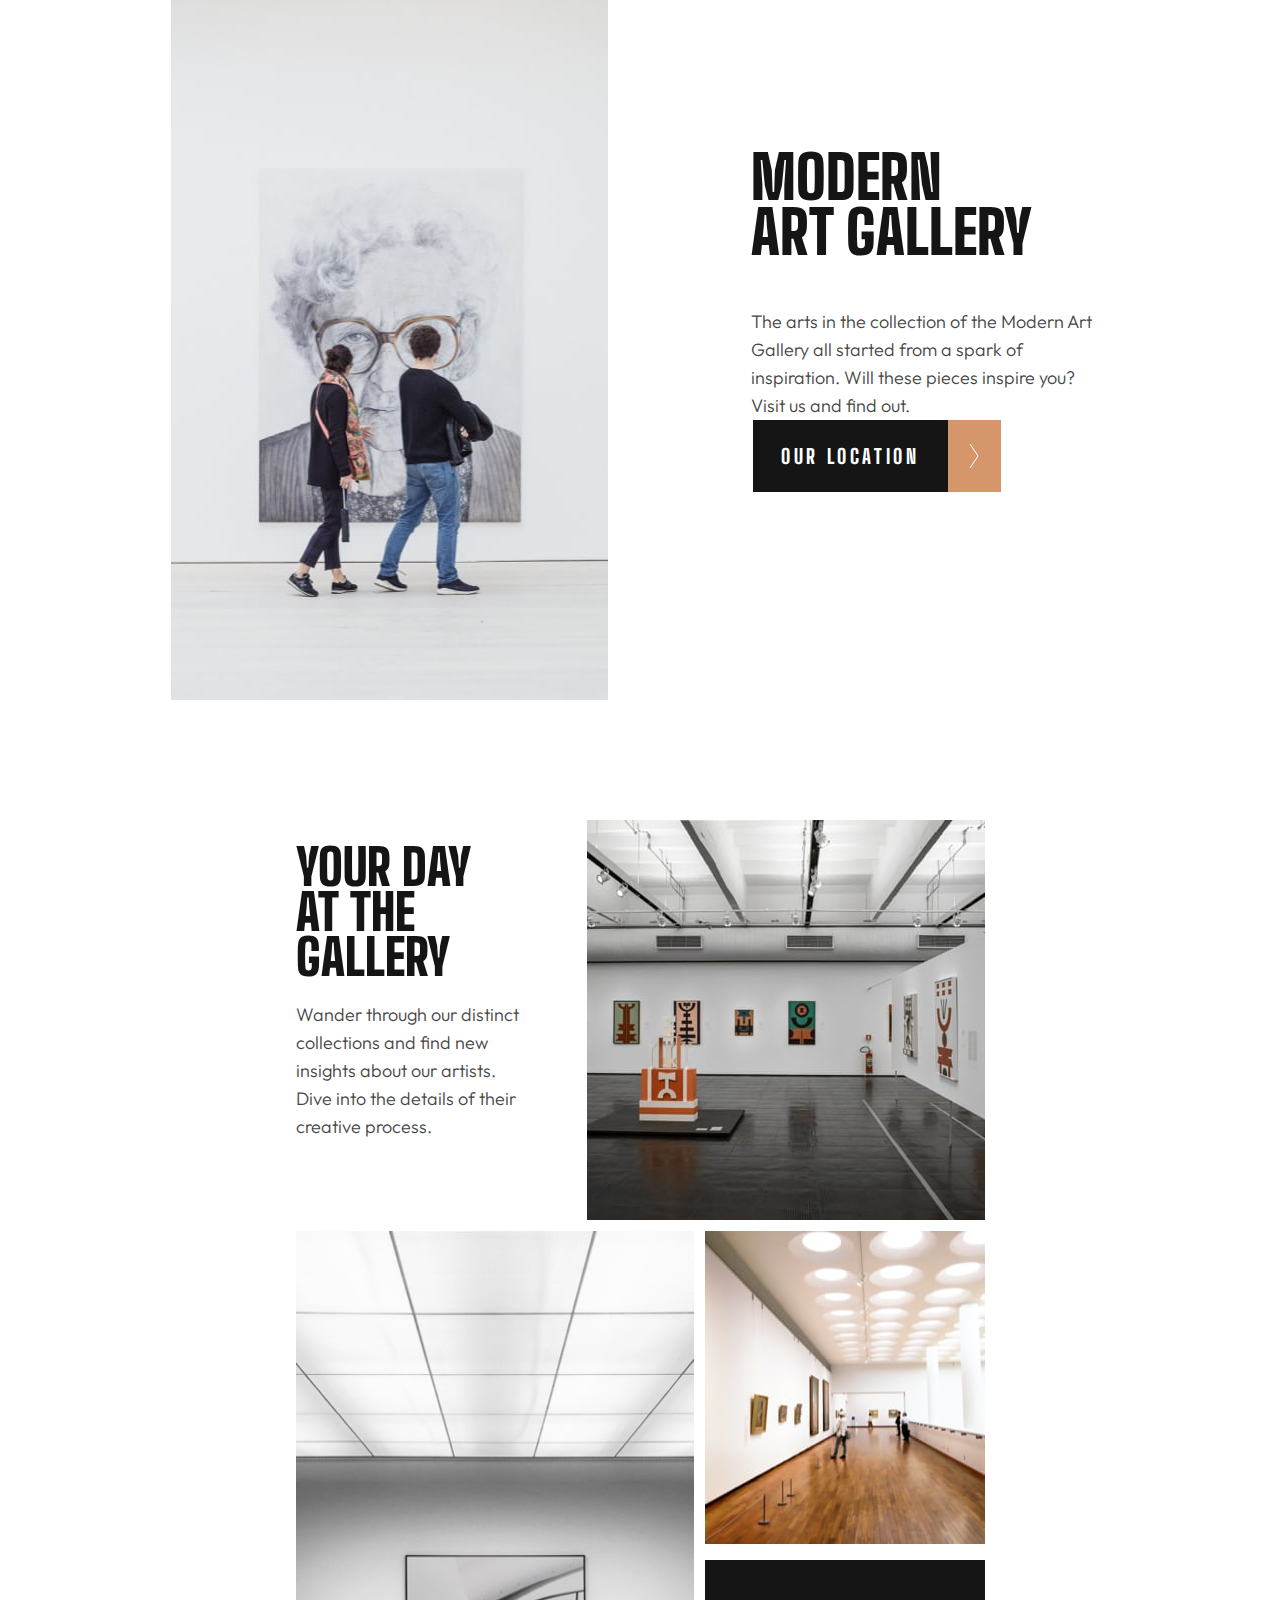
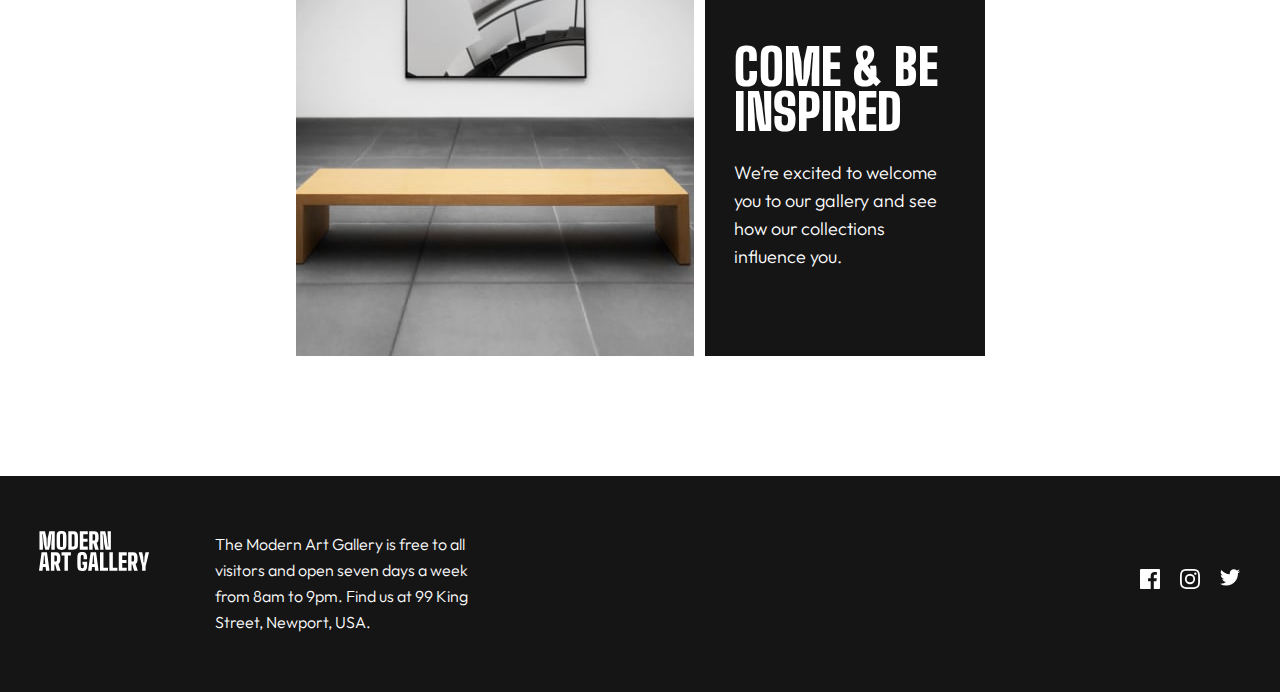
<file: index.html>
<!DOCTYPE html>
<html lang="en">

<head>
  <meta charset="UTF-8">
  <meta name="viewport" content="width=device-width, initial-scale=1.0">

  <link rel="icon" type="image/png" sizes="32x32" href="./assets/favicon-32x32.png">
  <link rel="stylesheet" href="reset.css">
  <link rel="stylesheet" href="styles.css">

  <link rel="preconnect" href="https://fonts.googleapis.com">
  <link rel="preconnect" href="https://fonts.gstatic.com" crossorigin>
  <link href="https://fonts.googleapis.com/css2?family=Big+Shoulders+Display:wght@400;500;700;900&display=swap"
    rel="stylesheet">
  <link rel="preconnect" href="https://fonts.googleapis.com">
  <link rel="preconnect" href="https://fonts.gstatic.com" crossorigin>
  <link href="https://fonts.googleapis.com/css2?family=Outfit:wght@300;400;500;700&display=swap" rel="stylesheet">

  <title>Frontend Mentor | Art gallery website</title>
</head>

<body>
  <section class="section-one">
    <div class="black-box"></div>
    <div class="main-image">
      <img class="section-one-img-mobile" src="./assets/mobile/image-hero.jpg" alt="image-hero">
      <img class="section-one-img-tablet" src="./assets/tablet/image-hero.jpg" alt="image-hero">
      <img class="section-one-img-desktop" src="./assets/desktop/image-hero.jpg" alt="image-hero">
    </div>
    <div class="header-container">
      <h1 class="title"> Modern <br>Art Gallery</h1>

      <div class="desc-and-location">
        <p> The arts in the collection of the Modern Art Gallery all started
          from a spark of inspiration. Will these pieces inspire you? Visit
          us and find out.</p>

        <button class="location" onclick="location.href='location.html'">

          <div class="location-div">
            <h3> Our location </h3>
          </div>
          <div class="location-img"> <img src="./assets/icon-arrow-right.svg" alt="arrow-right-icon"></div>
      </div>
      </button>
    </div>
  </section>

  <section class="section-two">
    <img class="section-two-image-mobile" src="./assets/mobile/image-grid-1.jpg" alt="gallery">
    <img class="section-two-image-tablet" src="./assets/tablet/image-grid-1.jpg" alt="gallery">
    <img class="section-two-image-desktop" src="./assets/desktop/image-grid-1.jpg" alt="gallery">
    <div class="section-two-div">
      <h1> Your day <br>at the gallery</h1>

      <p> Wander through our distinct collections and find new insights about
        our artists. Dive into the details of their creative process.</p>
    </div>
  </section>

  <section class="section-three">
    <!-- <div class="section-three-div"> -->

    <img class="section-three-img-1-mobile" src="./assets/mobile/image-grid-2.jpg" alt="gallery-chair">
    <img class="section-three-img-1-tablet" src="./assets/tablet/image-grid-2.jpg" alt="gallery-chair">
    <img class="section-three-img-1-desktop" src="./assets/desktop/image-grid-2.jpg" alt="gallery-chair">

    <div class="section-three-second-column">
      <img class="section-three-img-2-mobile" src="./assets/mobile/image-grid-3.jpg" alt="gallery-people">
      <img class="section-three-img-2-tablet" src="./assets/tablet/image-grid-3.jpg" alt="gallery-people">
      <img class="section-three-img-2-desktop" src="./assets/desktop/image-grid-3.jpg" alt="gallery-people">


      <div class="section-three-title">
        <h1> Come &amp; be inspired </h1>

        <p> We’re excited to welcome you to our gallery and see how our collections
          influence you.</p>
      </div>

    </div>
    <!-- </div> -->
  </section>

  <footer>
    <div class="footer-container">
      <div class="footer-logo-desc">
        <img src="./assets/logo-light.svg" alt="logo-white">

        <div class="footer-desc">
          <p> The Modern Art Gallery is free to all visitors and open seven days a week
            from 8am to 9pm. Find us at 99 King Street, Newport, USA.</p>
        </div>
      </div>

      <div class="social-media">
        <!-- <img src="./assets/icon-facebook.svg" alt="fb-icon">
        <img src="./assets/icon-instagram.svg" alt="instagram-icon">
        <img src="./assets/icon-twitter.svg" alt="twitter-icon"> -->
        <svg width="20" height="20" xmlns="http://www.w3.org/2000/svg">
          <path
            d="M18.896 0H1.104C.494 0 0 .494 0 1.104v17.793C0 19.506.494 20 1.104 20h9.58v-7.745H8.076V9.237h2.606V7.01c0-2.583 1.578-3.99 3.883-3.99 1.104 0 2.052.082 2.329.119v2.7h-1.598c-1.254 0-1.496.597-1.496 1.47v1.928h2.989l-.39 3.018h-2.6V20h5.098c.608 0 1.102-.494 1.102-1.104V1.104C20 .494 19.506 0 18.896 0Z"
            fill="currentColor"></path>
        </svg>
        <svg width="20" height="20" xmlns="http://www.w3.org/2000/svg">
          <path
            d="M10 1.802c2.67 0 2.987.01 4.042.059 2.71.123 3.975 1.409 4.099 4.099.048 1.054.057 1.37.057 4.04 0 2.672-.01 2.988-.057 4.042-.124 2.687-1.387 3.975-4.1 4.099-1.054.048-1.37.058-4.041.058-2.67 0-2.987-.01-4.04-.058-2.718-.124-3.977-1.416-4.1-4.1-.048-1.054-.058-1.37-.058-4.041 0-2.67.01-2.986.058-4.04.124-2.69 1.387-3.977 4.1-4.1 1.054-.048 1.37-.058 4.04-.058ZM10 0C7.284 0 6.944.012 5.877.06 2.246.227.227 2.242.061 5.877.01 6.944 0 7.284 0 10s.012 3.057.06 4.123c.167 3.632 2.182 5.65 5.817 5.817 1.067.048 1.407.06 4.123.06s3.057-.012 4.123-.06c3.629-.167 5.652-2.182 5.816-5.817.05-1.066.061-1.407.061-4.123s-.012-3.056-.06-4.122C19.777 2.249 17.76.228 14.124.06 13.057.01 12.716 0 10 0Zm0 4.865a5.135 5.135 0 1 0 0 10.27 5.135 5.135 0 0 0 0-10.27Zm0 8.468a3.333 3.333 0 1 1 0-6.666 3.333 3.333 0 0 1 0 6.666Zm5.338-9.87a1.2 1.2 0 1 0 0 2.4 1.2 1.2 0 0 0 0-2.4Z"
            fill="currentColor"></path>
        </svg>
        <svg width="20" height="17" xmlns="http://www.w3.org/2000/svg">
          <path
            d="M20 2.172a8.192 8.192 0 0 1-2.357.646 4.11 4.11 0 0 0 1.805-2.27 8.22 8.22 0 0 1-2.606.996A4.096 4.096 0 0 0 13.847.248c-2.65 0-4.596 2.472-3.998 5.037A11.648 11.648 0 0 1 1.392 1a4.109 4.109 0 0 0 1.27 5.478 4.086 4.086 0 0 1-1.858-.513c-.045 1.9 1.318 3.679 3.291 4.075a4.113 4.113 0 0 1-1.853.07 4.106 4.106 0 0 0 3.833 2.849A8.25 8.25 0 0 1 0 14.658a11.616 11.616 0 0 0 6.29 1.843c7.618 0 11.923-6.434 11.663-12.205A8.354 8.354 0 0 0 20 2.172Z"
            fill="currentColor"></path>
        </svg>

      </div>
    </div>
  </footer>

</body>

</html>
</file>
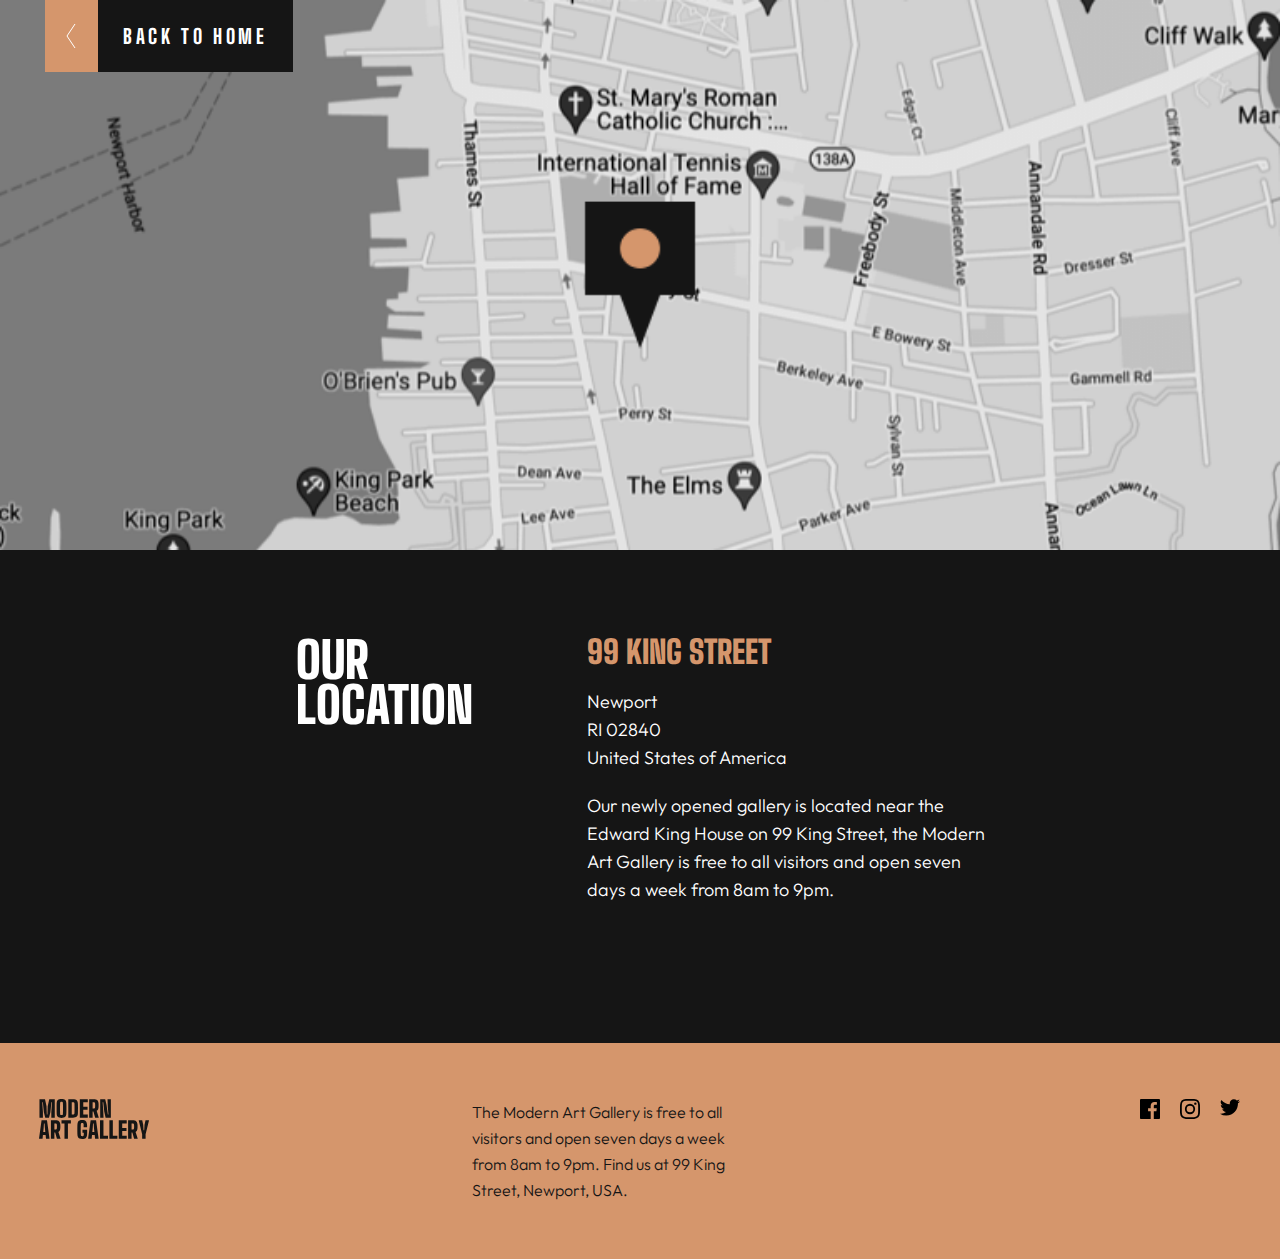
<file: location.html>
<!DOCTYPE html>
<html lang="en">

<head>
  <meta charset="UTF-8">
  <meta name="viewport" content="width=device-width, initial-scale=1.0">

  <link rel="icon" type="image/png" sizes="32x32" href="./assets/favicon-32x32.png">
  <link rel="stylesheet" href="reset.css">
  <link rel="stylesheet" href="location.css">

  <link rel="preconnect" href="https://fonts.googleapis.com">
  <link rel="preconnect" href="https://fonts.gstatic.com" crossorigin>
  <link href="https://fonts.googleapis.com/css2?family=Big+Shoulders+Display:wght@400;500;700;900&display=swap"
    rel="stylesheet">
  <link rel="preconnect" href="https://fonts.googleapis.com">
  <link rel="preconnect" href="https://fonts.gstatic.com" crossorigin>
  <link href="https://fonts.googleapis.com/css2?family=Outfit:wght@300;400;500;700&display=swap" rel="stylesheet">

  <title>Frontend Mentor | Art gallery website</title>
</head>

<body>
  <section class="section-one">
    <!-- <div class="section-ove-div"> -->
    <button class="back-to-home" onclick="location.href='index.html'">

      <div class="back-to-home-img"> <img src="./assets/icon-arrow-left.svg" alt="arrow-left-icon"></div>
      </div>

      <div class="back-to-home-div">
        <h3> Back to Home </h3>
      </div>

    </button>
    <!-- </div> -->
  </section>

  <section class="section-two">
    <div class="section-two-div">
      <h1 class="our-location-title"> Our location</h1>

      <div class="address-full">
        <h2 class="street"> 99 King Street</h2>
        <p class="address"> Newport <br>
          RI 02840<br>
          United States of America
        </p>
        <p class="address-visiting-hours">
          Our newly opened gallery is located near the Edward King House on 99 King
          Street, the Modern Art Gallery is free to all visitors and open seven days
          a week from 8am to 9pm.
        </p>
      </div>
    </div>
  </section>

  <section class="section-three">
    <div class="section-three-div">
      <img src="./assets/logo-dark.svg" alt="logo-dark">

      <div class="section-three-p">
        <p> The Modern Art Gallery is free to all visitors and open seven days a week
          from 8am to 9pm. Find us at 99 King Street, Newport, USA.
        </p>
      </div>

      <div class="social-media">

        <svg width="20" height="20" xmlns="http://www.w3.org/2000/svg">
          <path
            d="M18.896 0H1.104C.494 0 0 .494 0 1.104v17.793C0 19.506.494 20 1.104 20h9.58v-7.745H8.076V9.237h2.606V7.01c0-2.583 1.578-3.99 3.883-3.99 1.104 0 2.052.082 2.329.119v2.7h-1.598c-1.254 0-1.496.597-1.496 1.47v1.928h2.989l-.39 3.018h-2.6V20h5.098c.608 0 1.102-.494 1.102-1.104V1.104C20 .494 19.506 0 18.896 0Z"
            fill="currentColor"></path>
        </svg>
        <svg width="20" height="20" xmlns="http://www.w3.org/2000/svg">
          <path
            d="M10 1.802c2.67 0 2.987.01 4.042.059 2.71.123 3.975 1.409 4.099 4.099.048 1.054.057 1.37.057 4.04 0 2.672-.01 2.988-.057 4.042-.124 2.687-1.387 3.975-4.1 4.099-1.054.048-1.37.058-4.041.058-2.67 0-2.987-.01-4.04-.058-2.718-.124-3.977-1.416-4.1-4.1-.048-1.054-.058-1.37-.058-4.041 0-2.67.01-2.986.058-4.04.124-2.69 1.387-3.977 4.1-4.1 1.054-.048 1.37-.058 4.04-.058ZM10 0C7.284 0 6.944.012 5.877.06 2.246.227.227 2.242.061 5.877.01 6.944 0 7.284 0 10s.012 3.057.06 4.123c.167 3.632 2.182 5.65 5.817 5.817 1.067.048 1.407.06 4.123.06s3.057-.012 4.123-.06c3.629-.167 5.652-2.182 5.816-5.817.05-1.066.061-1.407.061-4.123s-.012-3.056-.06-4.122C19.777 2.249 17.76.228 14.124.06 13.057.01 12.716 0 10 0Zm0 4.865a5.135 5.135 0 1 0 0 10.27 5.135 5.135 0 0 0 0-10.27Zm0 8.468a3.333 3.333 0 1 1 0-6.666 3.333 3.333 0 0 1 0 6.666Zm5.338-9.87a1.2 1.2 0 1 0 0 2.4 1.2 1.2 0 0 0 0-2.4Z"
            fill="currentColor"></path>
        </svg>
        <svg width="20" height="17" xmlns="http://www.w3.org/2000/svg">
          <path
            d="M20 2.172a8.192 8.192 0 0 1-2.357.646 4.11 4.11 0 0 0 1.805-2.27 8.22 8.22 0 0 1-2.606.996A4.096 4.096 0 0 0 13.847.248c-2.65 0-4.596 2.472-3.998 5.037A11.648 11.648 0 0 1 1.392 1a4.109 4.109 0 0 0 1.27 5.478 4.086 4.086 0 0 1-1.858-.513c-.045 1.9 1.318 3.679 3.291 4.075a4.113 4.113 0 0 1-1.853.07 4.106 4.106 0 0 0 3.833 2.849A8.25 8.25 0 0 1 0 14.658a11.616 11.616 0 0 0 6.29 1.843c7.618 0 11.923-6.434 11.663-12.205A8.354 8.354 0 0 0 20 2.172Z"
            fill="currentColor"></path>
        </svg>
        <!-- <img src="./assets/icon-facebook.svg" alt="fb-icon"> -->
        <!-- <img src="./assets/icon-instagram.svg" alt="instagram-icon"> -->
        <!-- <img src="./assets/icon-twitter.svg" alt="twitter-icon"> -->

      </div>
    </div>
  </section>

</body>

</html>
</file>
<file: styles.css>
/* SECTION_ONE */
/* * {
    outline: solid 1px red;
} */

.section-one {
    display: flex;
    flex-direction: column;
    gap: 32px;
}

.main-image {
    margin: auto;
}

.black-box {
    display: none;
}

.section-one-img-tablet {
    display: none;
}

.section-one-img-desktop {
    display: none;
}

.header-container {
    display: flex;
    flex-direction: column;
    gap: 32px;
    width: 343px;
    margin: auto;

}

.header-container h1 {
    width: 343px;
    height: 110px;
    margin: auto;
    font-family: 'Big Shoulders Display';
    font-style: normal;
    font-weight: 900;
    font-size: 60px;
    line-height: 55px;
    text-transform: uppercase;
    color: #151515;
}

.header-container p {
    width: 343px;
    height: 112px;
    margin: auto;
    font-family: 'Outfit';
    font-style: normal;
    font-weight: 300;
    font-size: 18px;
    line-height: 28px;
    color: #444444;
}

.location {
    display: flex;
    align-items: center;
    width: 260px;
    height: 72px;
    margin-left: -4px;
    border: none;
    background-color: transparent;

}

.location-div {
    width: 204px;
    height: 72px;
    background-color: #151515;
}

.location-div h3 {
    text-transform: uppercase;
    color: white;
    margin-top: 24px;
    font-family: 'Big Shoulders Display';
    font-style: normal;
    font-weight: 800;
    font-size: 20px;
    line-height: 24px;
    letter-spacing: 3.63636px;
}

.location-img {
    width: 56px;
    height: 72px;
    background-color: #D5966C;
    align-items: center;
}

.location-img img {
    margin-top: 24px;
}

.location:hover .location-div {
    background-color: #D5966C;
    cursor: pointer;
}

.location:hover .location-img {
    background-color: #151515;
    cursor: pointer;
}


/* --------------------------------SECTION_TWO */
.section-two {
    margin: auto;
    width: 343px;
    margin-top: 120px;
    display: flex;
    flex-direction: column;

}

.section-two-image-tablet {
    display: none;
}

.section-two-image-desktop {
    display: none;
}

.section-two h1 {
    width: 343px;
    height: 90px;
    margin-top: 25px;
    font-family: 'Big Shoulders Display';
    font-style: normal;
    font-weight: 900;
    font-size: 50px;
    line-height: 45px;
    text-transform: uppercase;
    color: #151515;
}

.section-two p {
    width: 343px;
    height: 112px;
    margin-top: 21px;
    font-family: 'Outfit';
    font-style: normal;
    font-weight: 300;
    font-size: 18px;
    line-height: 28px;
    color: #444444;
}

.section-three {
    display: flex;
    flex-direction: column;
    gap: 11px;
    width: 343px;
    margin: auto;
    margin-top: 32px;
}

.section-three-img-1-tablet {
    display: none;
}

.section-three-img-1-desktop {
    display: none;
}

.section-three-img-2-tablet {
    display: none;
}

.section-three-img-2-desktop {
    display: none;
}

.section-three-title {
    height: 293px;
    background-color: #151515;
}

.section-three-title h1 {
    width: 223px;
    height: 90px;
    margin-top: 48px;
    margin-left: 24px;
    font-family: 'Big Shoulders Display';
    font-style: normal;
    font-weight: 900;
    font-size: 50px;
    line-height: 45px;
    text-transform: uppercase;
    color: #FFFFFF;
}

.section-three-title p {
    width: 295px;
    height: 84px;
    margin: auto;
    margin-top: 24px;
    font-family: 'Outfit';
    font-style: normal;
    font-weight: 300;
    font-size: 18px;
    line-height: 28px;
    color: #FFFFFF;
}

.section-three-second-column {
    display: flex;
    flex-direction: column;
    gap: 16px;
}


/* ----------------------FOOTER */
footer {
    display: flex;
    flex-direction: column;
    background-color: #151515;
    margin-top: 120px;
    height: 336px;
}

.footer-container {
    display: flex;
    flex-direction: column;
    width: 311px;
    margin: auto;
}

.footer-container img {
    width: 111px;
    height: 40px;
    margin-top: 48px;
    /* margin-left: 32px; */
}

.footer-desc p {
    width: 311px;
    height: 104px;
    margin: auto;
    margin-top: 38px;
    font-family: 'Outfit';
    font-style: normal;
    font-weight: 300;
    font-size: 16px;
    line-height: 26px;
    color: #FFFFFF;

}

.social-media {
    margin-top: 38px;
    display: flex;
    gap: 20px;
}

/* .social-media img {
    width: 20px;
    height: 20px;
    margin-bottom: 48px;
} */

.social-media svg {
    width: 20px;
    height: 20px;
    margin-bottom: 48px;
    color: #FFFFFF;
}

.social-media svg:hover {
    cursor: pointer;
    color: #D5966C;
}


/* --------------------TABLET */

@media screen and (min-width: 768px) {
    .section-one {
        flex-direction: row;
    }

    .section-one-img-mobile {
        display: none;
    }

    .section-one-img-tablet {
        display: block;
        width: 437px;
        height: 700px;
        margin-left: -15px;
    }

    .header-container {
        gap: 48px;
        margin-left: -75px;
        margin-top: 150px;
    }

    .section-two {
        margin: auto;
        width: 689px;
        margin-top: 120px;
        flex-direction: row;
        /* justify-content: space-between; */
        gap: 68px;

    }

    .section-two-image-mobile {
        display: none;
    }

    .section-two-image-tablet {
        display: block;
        /* margin-right: 40px; */
    }

    .section-two-div {
        order: -1;
        /* margin-left: 39px; */
    }

    .section-two h1 {
        width: 223px;
        height: 135px;
    }

    .section-two p {
        width: 223px;
        height: 140px;
    }

    .section-three {
        /* width: 100%; */
        /* 768-39px */
        width: 688px;
        flex-direction: row;
        /* margin-left: 39px; */
        margin: auto;
        margin-top: 11px;
    }

    .section-three-img-1-mobile {
        display: none;
    }

    .section-three-img-1-tablet {
        display: block;
    }

    .section-three-img-2-mobile {
        display: none;
    }

    .section-three-img-2-tablet {
        display: block;
        width: 280px;
        height: 313px;
    }

    .section-three-title {
        width: 280px;
        height: 396px;
    }

    .section-three-title h1 {
        margin-top: 85px;
        margin-left: 29px;
    }

    .section-three-title p {
        width: 223px;
        height: 112px;
        margin-top: 24px;
        margin-left: 29px;
    }

    footer {

        /* margin-top: 120px; */

        height: 216px;

    }

    .footer-container {
        width: 100%;
        flex-direction: row;
        justify-content: space-between;
        /* gap: 65px; */

    }

    .footer-container img {
        margin-top: 0px;
        /* margin-left: 39px; */

    }

    .footer-desc {

        width: 346px;
    }

    .footer-desc p {

        width: 281px;
        margin-top: 0;
        margin-right: 0;
        /* margin-left: 0; */
        /* background-color: antiquewhite; */

    }

    .footer-logo-desc {
        display: flex;
        justify-content: space-between;
        /* gap: 60px; */
        /* background-color: aqua; */
        margin-left: 39px;
    }

    .social-media {
        width: 100px;
        margin-right: 40px;

    }

    /* .social-media img {
        margin-left: 0;

    } */
    .social-media svg {
        margin-left: 0;

    }
}

@media screen and (min-width: 1440px) {
    .section-one {
        width: 1440px;
        margin: auto;
    }

    .section-one-img-tablet {
        display: none;
    }

    /* .main-image {
        margin: auto;
    } */

    .section-one-img-desktop {
        display: block;
        position: relative;
        margin-left: -480px;

    }

    .black-box {
        display: block;
        /* width: 450px; */
        width: 930px;
        height: 799px;
        background: black;
        margin-left: -480px;
    }

    .header-container {
        position: absolute;
        margin-left: 162px;
        margin-top: 189px;
        flex-direction: row;
        width: 1110px;
        gap: 242px;

    }

    .header-container h1 {
        width: 514px;
        margin-top: 0px;
        height: 176px;
        font-size: 96px;
        line-height: 88px;
        background: linear-gradient(to right, white 0%, white 56%, black 56%, black 100%);
        -webkit-text-fill-color: transparent;
        -webkit-background-clip: text;

    }

    .desc-and-location {
        display: flex;
        flex-direction: column;
        gap: 64px;
    }

    .desc-and-location p {
        width: 350px;
        height: 160px;
        font-size: 22px;
        line-height: 32px;
    }

    .section-two {
        width: 1110px;
        gap: 125px;
    }

    .section-two-div h1 {
        width: 350px;
        height: 120px;
        font-size: 60px;
        line-height: 60px;
    }

    .section-two-div p {
        width: 350px;
        height: 128px;
        font-size: 22px;
        line-height: 32px;
    }

    .section-two-image-tablet {
        display: none;
    }

    .section-two-image-desktop {
        display: block;
    }

    .section-three {
        margin-top: 30px;
        width: 1110px;
        gap: 30px;
    }

    .section-three-img-1-tablet {
        display: none;
    }

    .section-three-img-1-desktop {
        display: block;
    }

    .section-three-img-2-tablet {
        display: none;
    }

    .section-three-img-2-desktop {
        display: block;
    }

    .section-three-title {
        width: 445px;
    }

    .section-three-title h1 {
        width: 350px;
        height: 120px;
        font-size: 60px;
        line-height: 60px;
        margin-top: 85px;
        margin-left: 48px;

    }

    .section-three-title p {
        width: 350px;
        height: 96px;
        font-size: 22px;
        line-height: 32px;
        margin-left: 48px;
    }

    footer {
        height: 244px;
    }

    .footer-container {
        width: 1110px;
    }

    .footer-logo-desc img {
        width: 160px;
        height: 58px;
        margin-left: -40px;
    }

    .footer-desc p {
        width: 430px;
        height: 84px;
        margin-left: 140px;
    }

    .social-media {
        width: 100px;
        margin-right: 0;
    }

}
</file>
<file: location.css>
.back-to-home {
    display: flex;
    align-items: center;
    width: 260px;
    height: 72px;
    margin-left: -4px;
    border: none;
    background-color: transparent;

}

.back-to-home-div {
    width: 208px;
    height: 72px;
    background-color: #151515;
}

.back-to-home-div h3 {
    text-transform: uppercase;
    color: white;
    margin-top: 24px;
    font-family: 'Big Shoulders Display';
    font-style: normal;
    font-weight: 800;
    font-size: 20px;
    line-height: 24px;
    letter-spacing: 3.63636px;
}

.back-to-home-img {
    width: 56px;
    height: 72px;
    background-color: #D5966C;
    align-items: center;
}

.back-to-home-img img {
    margin-top: 24px;
}

.back-to-home:hover .back-to-home-div {
    background-color: #D5966C;
    cursor: pointer;
}

.back-to-home:hover .back-to-home-img {
    background-color: #151515;
    cursor: pointer;
}

.section-one {
    width: 100%;
    /* width: 375px; */
    height: 550px;
    margin: auto;
    background: url("./assets/mobile/image-map.png") no-repeat center;
    background-size: cover;
}

.section-two {
    width: 100%;
    height: 493px;
    background-color: #151515;
}

.section-two-div {
    display: flex;
    flex-direction: column;
    width: 343px;
    margin: auto;
}

.our-location-title {
    height: 45px;
    padding-top: 48px;
    font-family: 'Big Shoulders Display';
    font-style: normal;
    font-weight: 900;
    font-size: 50px;
    line-height: 45px;
    text-transform: uppercase;
    color: #FFFFFF;
}

.street {
    height: 32px;
    margin-top: 48px;
    font-family: 'Big Shoulders Display';
    font-style: normal;
    font-weight: 900;
    font-size: 32px;
    line-height: 32px;
    text-transform: uppercase;
    color: #D5966C;

}

.address {
    height: 84px;
    margin-top: 20px;
    font-family: 'Outfit';
    font-style: normal;
    font-weight: 300;
    font-size: 18px;
    line-height: 28px;
    color: #FFFFFF;
}

.address-visiting-hours {
    height: 140px;
    margin-top: 20px;
    font-family: 'Outfit';
    font-style: normal;
    font-weight: 300;
    font-size: 18px;
    line-height: 28px;
    color: #FFFFFF;

}

.section-three {
    height: 336px;
    background-color: #D5966C;

}

.section-three-div {
    display: flex;
    flex-direction: column;
    width: 311px;
    margin: auto;
}

.section-three-div img {
    width: 111px;
    height: 40px;
    margin-top: 48px;
}

.section-three-div p {
    height: 104px;
    margin-top: 38px;
    font-family: 'Outfit';
    font-style: normal;
    font-weight: 300;
    font-size: 16px;
    line-height: 26px;
    color: #151515;
}

.social-media {
    display: flex;
    margin-top: 38px;
    gap: 20px;
}

.social-media img {
    color: black;
    width: 20px;
    height: 20px;
    margin-bottom: 48px;
}

svg {
    color: black;
}

/* ------------------TABLET */
@media screen and (min-width: 768px) {
    .section-one {
        width: 100%;
        /* width: 768px; */
        background: url("./assets/tablet/image-map.png") no-repeat center;
        background-size: cover;

    }

    .back-to-home {
        margin-left: 39px;
    }

    .section-two-div {
        flex-direction: row;
        justify-content: space-between;
        width: 689px;
    }

    .our-location-title {
        width: 223px;
        height: 100px;
        padding-top: 88px;
        /* margin-left: 39px; */
    }

    .address-full {
        padding-top: 38px;
        width: 398px;
        /* margin-right: 40px; */
    }

    .section-three {
        height: 216px;
    }

    .section-three-div {
        flex-direction: row;
        justify-content: space-between;
        width: 100%;
        padding-top: 56px;
    }

    .section-three-div img {
        margin-top: 0;
        margin-left: 39px;

    }

    .section-three-p {
        /* width : 281 + 65  */
        width: 346px;

    }

    .section-three-p p {
        width: 281px;
        height: 104px;
        /* margin-left: 65px; */
        margin-top: 0;

    }

    .social-media {
        margin-top: 0;
        margin-right: 40px;

    }
}

@media screen and (min-width: 1440px) {
    .section-one {
        width: 100%;
        /* width: 1440px; */
        background: url("./assets/desktop/image-map.png") no-repeat center;
        background-size: cover;

    }

    .back-to-home {
        margin-left: 156px;
    }

    .section-two-div {

        width: 1110px;
    }

    .our-location-title {
        width: 350px;
        height: 140px;
        /* margin-left: 165px; */
        font-size: 70px;
        line-height: 70px;
        padding-top: 104px;
    }

    .address-full {

        width: 398px;
        /* margin-right: 40px; */
    }

    .street {
        height: 36px;
        margin-top: 70px;
        font-size: 36px;
        line-height: 36px;
    }

    .address {
        height: 96px;
        margin-top: 24px;

        font-size: 22px;
        line-height: 32px;

    }

    .address-visiting-hours {
        width: 540px;
        height: 128px;
        margin-top: 20px;
        margin-top: 32px;
        font-size: 22px;
        line-height: 32px;


    }

    .section-three {
        height: 244px;
    }

    .section-three-div {
        padding-top: 80px;
        width: 1110px;
    }

    .section-three-div img {
        width: 160px;
        height: 58px;
        /* margin-left: 165px; */
        margin-left: 0;

    }

    .section-three-p {
        /* width : 430 + 140  */
        width: 570px;

    }

    .section-three-p p {
        width: 430px;
        height: 104px;
        /* margin-left: 65px; */
        margin-top: 0;
        font-size: 18px;
        line-height: 28px;

    }

    .social-media {
        margin-top: 0;
        /* margin-right: 165px; */
    }
}
</file>
